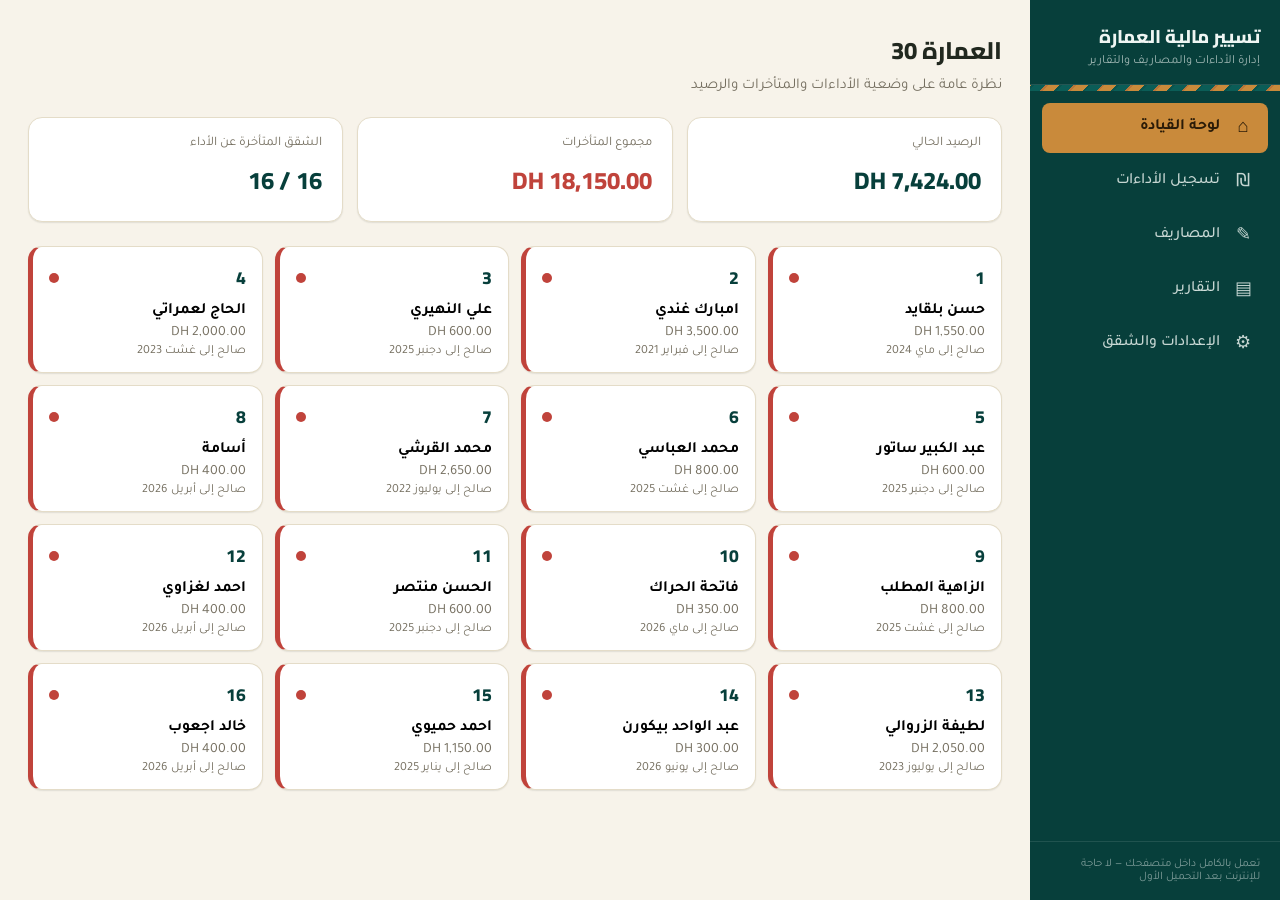
<file: index.html>
<!DOCTYPE html>
<html lang="ar" dir="rtl">
<head>
<meta charset="UTF-8">
<meta name="viewport" content="width=device-width, initial-scale=1.0">
<title>تسيير مالية العمارة</title>
<style>
/* ============================================================
   style.css — design tokens + layout + components + print
   ============================================================ */

@import url('https://fonts.googleapis.com/css2?family=Cairo:wght@500;700;800&family=Tajawal:wght@400;500;700&display=swap');

:root {
  --bg: #F7F3EA;
  --surface: #FFFFFF;
  --ink: #21281F;
  --muted: #756F60;
  --line: #E4DCC8;
  --primary: #0B5D57;
  --primary-dark: #073F3B;
  --primary-tint: #E4F0EE;
  --accent: #C98A3B;
  --accent-tint: #F7ECDA;
  --status-good: #2F8F5B;
  --status-good-tint: #E5F4EC;
  --status-warn: #D98C2B;
  --status-warn-tint: #FBEEDD;
  --status-bad: #C0433B;
  --status-bad-tint: #FBE7E4;
  --radius-sm: 8px;
  --radius-md: 14px;
  --radius-lg: 20px;
  --shadow-sm: 0 1px 2px rgba(33, 40, 31, 0.06), 0 1px 1px rgba(33,40,31,0.04);
  --shadow-md: 0 8px 24px rgba(33, 40, 31, 0.10);
  --sidebar-w: 250px;
}

* { box-sizing: border-box; }

html, body {
  margin: 0;
  padding: 0;
  background: var(--bg);
  color: var(--ink);
  font-family: 'Tajawal', 'Segoe UI', sans-serif;
  direction: rtl;
}

h1, h2, h3, h4, .brand-name, .kpi-value, .apt-number {
  font-family: 'Cairo', 'Tajawal', sans-serif;
}

button, input, select, textarea { font-family: inherit; }

a { color: inherit; }

/* ---------------- app shell ---------------- */
.app-shell {
  display: flex;
  min-height: 100vh;
}

.sidebar {
  width: var(--sidebar-w);
  flex-shrink: 0;
  background: var(--primary-dark);
  color: #EFF6F3;
  display: flex;
  flex-direction: column;
  position: sticky;
  top: 0;
  height: 100vh;
}

.brand {
  padding: 24px 20px 16px;
  border-bottom: 1px solid rgba(255,255,255,0.12);
}
.brand-name { font-size: 1.15rem; font-weight: 800; line-height: 1.4; }
.brand-tag { font-size: 0.78rem; color: rgba(239,246,243,0.65); margin-top: 4px; }

.zellige-strip {
  height: 6px;
  width: 100%;
  background: repeating-linear-gradient(
    -45deg,
    var(--accent) 0 8px,
    #B8763A 8px 10px,
    var(--primary) 10px 18px,
    #0A544E 18px 20px
  );
}

.nav-list {
  list-style: none;
  margin: 0;
  padding: 12px;
  display: flex;
  flex-direction: column;
  gap: 4px;
  flex: 1;
}

.nav-btn {
  display: flex;
  align-items: center;
  gap: 12px;
  width: 100%;
  padding: 12px 14px;
  border: none;
  background: transparent;
  color: rgba(239,246,243,0.82);
  font-size: 0.98rem;
  font-weight: 500;
  border-radius: var(--radius-sm);
  cursor: pointer;
  text-align: right;
  transition: background 0.15s ease, color 0.15s ease;
}
.nav-btn:hover { background: rgba(255,255,255,0.08); color: #fff; }
.nav-btn.active { background: var(--accent); color: #2A1B08; font-weight: 700; }
.nav-icon { font-size: 1.15rem; width: 22px; text-align: center; }

.sidebar-footer {
  padding: 16px 20px;
  font-size: 0.72rem;
  color: rgba(239,246,243,0.5);
  border-top: 1px solid rgba(255,255,255,0.1);
}

.sidebar-overlay {
  display: none;
  position: fixed;
  inset: 0;
  background: rgba(0,0,0,0.4);
  z-index: 40;
}

.app-main {
  flex: 1;
  min-width: 0;
  height: 100vh;
  overflow-y: auto;
}

.topbar {
  display: none;
  align-items: center;
  gap: 12px;
  padding: 14px 16px;
  background: var(--primary-dark);
  color: #fff;
  position: sticky;
  top: 0;
  z-index: 20;
}
.menu-toggle {
  background: none;
  border: none;
  color: #fff;
  font-size: 1.4rem;
  cursor: pointer;
  padding: 4px 8px;
}
.topbar-title { font-family: 'Cairo', sans-serif; font-weight: 800; font-size: 1.05rem; }

.view { display: none; padding: 28px; max-width: 1180px; margin: 0 auto; }
.view.active { display: block; }

.view-header { margin-bottom: 22px; }
.view-header h2 { font-size: 1.5rem; margin: 0 0 4px; font-weight: 800; }
.view-header p { margin: 0; color: var(--muted); font-size: 0.94rem; }

/* ---------------- cards / kpis ---------------- */
.kpi-row {
  display: grid;
  grid-template-columns: repeat(3, 1fr);
  gap: 14px;
  margin-bottom: 24px;
}
.kpi-card {
  background: var(--surface);
  border: 1px solid var(--line);
  border-radius: var(--radius-md);
  padding: 18px 20px;
  box-shadow: var(--shadow-sm);
}
.kpi-label { font-size: 0.82rem; color: var(--muted); margin-bottom: 6px; }
.kpi-value { font-size: 1.5rem; font-weight: 800; color: var(--primary-dark); }
.kpi-card.warn .kpi-value { color: var(--status-bad); }

.apartment-grid {
  display: grid;
  grid-template-columns: repeat(4, 1fr);
  gap: 12px;
}
.apt-card {
  text-align: right;
  background: var(--surface);
  border: 1px solid var(--line);
  border-radius: var(--radius-md);
  padding: 14px 16px;
  cursor: pointer;
  box-shadow: var(--shadow-sm);
  border-inline-end: 5px solid var(--status-good);
  transition: transform 0.12s ease, box-shadow 0.12s ease;
  font-family: inherit;
}
.apt-card:hover { transform: translateY(-2px); box-shadow: var(--shadow-md); }
.apt-card.status-good { border-inline-end-color: var(--status-good); }
.apt-card.status-warn { border-inline-end-color: var(--status-warn); }
.apt-card.status-bad { border-inline-end-color: var(--status-bad); }

.apt-card-top { display: flex; justify-content: space-between; align-items: center; }
.apt-number { font-size: 1.1rem; font-weight: 800; color: var(--primary-dark); }
.apt-status-dot { width: 10px; height: 10px; border-radius: 50%; background: var(--status-good); }
.apt-card.status-warn .apt-status-dot { background: var(--status-warn); }
.apt-card.status-bad .apt-status-dot { background: var(--status-bad); }
.apt-name { font-weight: 700; margin: 8px 0 4px; font-size: 0.98rem; }
.apt-meta { font-size: 0.88rem; color: var(--muted); }
.apt-meta-sub { font-size: 0.78rem; color: var(--muted); margin-top: 2px; }

/* ---------------- forms ---------------- */
.form-card {
  background: var(--surface);
  border: 1px solid var(--line);
  border-radius: var(--radius-md);
  padding: 22px;
  box-shadow: var(--shadow-sm);
  margin-bottom: 20px;
}
.form-grid { display: grid; grid-template-columns: 1fr 1fr; gap: 14px; }
.form-field { display: flex; flex-direction: column; gap: 6px; margin-bottom: 14px; }
.form-field.full { grid-column: 1 / -1; }
.form-field label { font-size: 0.88rem; font-weight: 700; color: var(--ink); }
.form-field input, .form-field select, .form-field textarea {
  padding: 10px 12px;
  border: 1px solid var(--line);
  border-radius: var(--radius-sm);
  font-size: 0.96rem;
  background: #FCFAF5;
  color: var(--ink);
}
.form-field input:focus, .form-field select:focus, .form-field textarea:focus {
  outline: 2px solid var(--primary);
  outline-offset: 1px;
  background: #fff;
}
.hint { color: var(--muted); font-size: 0.85rem; margin: 0; }
.hidden { display: none !important; }

.btn {
  padding: 11px 20px;
  border-radius: var(--radius-sm);
  border: none;
  font-size: 0.96rem;
  font-weight: 700;
  cursor: pointer;
  font-family: inherit;
}
.btn-primary { background: var(--primary); color: #fff; }
.btn-primary:hover { background: var(--primary-dark); }
.btn-secondary { background: var(--surface); color: var(--ink); border: 1px solid var(--line); }
.btn-secondary:hover { background: var(--accent-tint); }
.btn-danger { background: var(--status-bad); color: #fff; }
.btn-link { background: none; border: none; color: var(--primary); cursor: pointer; font-weight: 700; font-size: 0.86rem; padding: 4px 6px; }
.btn-link-danger { color: var(--status-bad); }
.row-actions { display: flex; gap: 4px; flex-wrap: wrap; align-items: center; }

/* preview box on payments page */
.preview-box {
  background: var(--primary-tint);
  border: 1px dashed var(--primary);
  border-radius: var(--radius-sm);
  padding: 14px 16px;
  margin-bottom: 16px;
}
.preview-row { display: flex; justify-content: space-between; padding: 4px 0; font-size: 0.92rem; }
.preview-row.muted { color: var(--muted); }

.receipt-prompt {
  background: var(--status-good-tint);
  border: 1px solid var(--status-good);
  border-radius: var(--radius-md);
  padding: 16px;
  display: flex;
  justify-content: space-between;
  align-items: center;
  gap: 12px;
  margin-bottom: 20px;
  flex-wrap: wrap;
}
.receipt-prompt-text { font-size: 0.92rem; }

/* ---------------- tables ---------------- */
.table-wrap { overflow-x: auto; border: 1px solid var(--line); border-radius: var(--radius-md); background: var(--surface); }
.data-table { width: 100%; border-collapse: collapse; font-size: 0.92rem; }
.data-table th, .data-table td { padding: 10px 12px; text-align: right; border-bottom: 1px solid var(--line); }
.data-table th { background: var(--primary-tint); color: var(--primary-dark); font-weight: 800; font-size: 0.84rem; }
.data-table tbody tr:hover { background: #FBF9F3; }
.empty-cell { text-align: center; color: var(--muted); padding: 22px; }
.notes-cell { color: var(--muted); max-width: 220px; }

.section-card { background: var(--surface); border: 1px solid var(--line); border-radius: var(--radius-md); padding: 20px; margin-bottom: 20px; box-shadow: var(--shadow-sm); }
.section-card h3 { margin: 0 0 12px; font-size: 1.05rem; }
.footer-total { text-align: left; padding: 12px; font-weight: 800; color: var(--primary-dark); }

/* ---------------- modals ---------------- */
.modal-overlay {
  display: none;
  position: fixed;
  inset: 0;
  background: rgba(20, 24, 18, 0.5);
  z-index: 60;
  align-items: center;
  justify-content: center;
  padding: 16px;
}
.modal-overlay.open { display: flex; }
.modal-box {
  background: var(--surface);
  border-radius: var(--radius-lg);
  max-width: 560px;
  width: 100%;
  max-height: 88vh;
  overflow-y: auto;
  padding: 24px;
  position: relative;
  box-shadow: var(--shadow-md);
}
.modal-close { position: absolute; top: 16px; left: 16px; background: none; border: none; font-size: 1.3rem; cursor: pointer; color: var(--muted); }
.modal-head { display: flex; justify-content: space-between; align-items: flex-start; margin-bottom: 16px; gap: 10px;}
.modal-eyebrow { font-size: 0.8rem; color: var(--muted); }
.modal-head h3 { margin: 2px 0 0; font-size: 1.25rem; }
.modal-stats { display: grid; grid-template-columns: repeat(3, 1fr); gap: 10px; margin-bottom: 18px; }
.modal-stats > div { background: var(--bg); border-radius: var(--radius-sm); padding: 10px 12px; }
.modal-stats span { display: block; font-size: 0.76rem; color: var(--muted); margin-bottom: 4px; }
.modal-stats strong { font-size: 1rem; color: var(--primary-dark); }
.modal-sub { font-size: 0.95rem; margin: 18px 0 8px; }
.modal-actions { margin-top: 18px; display: flex; justify-content: flex-end; }

.badge { padding: 5px 12px; border-radius: 999px; font-size: 0.78rem; font-weight: 700; white-space: nowrap; }
.badge.status-good { background: var(--status-good-tint); color: var(--status-good); }
.badge.status-warn { background: var(--status-warn-tint); color: var(--status-warn); }
.badge.status-bad { background: var(--status-bad-tint); color: var(--status-bad); }

.small-modal { max-width: 400px; text-align: center; }
.modal-btn-row { display: flex; gap: 10px; justify-content: center; margin-top: 18px; }

/* ---------------- toasts ---------------- */
.toast-host { position: fixed; bottom: 20px; left: 50%; transform: translateX(-50%); z-index: 80; display: flex; flex-direction: column; gap: 8px; align-items: center; }
.toast {
  background: var(--ink); color: #fff; padding: 12px 18px; border-radius: var(--radius-sm);
  font-size: 0.9rem; opacity: 0; transform: translateY(10px); transition: all 0.25s ease; box-shadow: var(--shadow-md);
  max-width: 90vw;
}
.toast.show { opacity: 1; transform: translateY(0); }
.toast-success { background: var(--status-good); }
.toast-error { background: var(--status-bad); }

/* ---------------- reports summary ---------------- */
.report-controls { display: flex; gap: 12px; align-items: flex-end; flex-wrap: wrap; margin-bottom: 18px; }
.report-controls .form-field { margin-bottom: 0; min-width: 260px; }
.report-preview-frame { background: var(--surface); border: 1px solid var(--line); border-radius: var(--radius-md); padding: 20px; box-shadow: var(--shadow-sm); }

.rp-table { width: 100%; border-collapse: collapse; margin-bottom: 18px; font-size: 0.9rem; }
.rp-table th, .rp-table td { border: 1px solid var(--line); padding: 8px 10px; text-align: center; }
.rp-table th { background: var(--primary-tint); }
.rp-table .rp-name { text-align: right; font-weight: 700; }
.rp-table tfoot td { font-weight: 800; background: var(--accent-tint); }
.rp-status-bad { color: var(--status-bad); font-weight: 700; }
.rp-status-warn { color: var(--status-warn); font-weight: 700; }
.rp-subtitle { margin: 20px 0 10px; font-size: 1rem; }
.rp-empty { color: var(--muted); }
.rp-summary { display: grid; grid-template-columns: repeat(4, 1fr); gap: 10px; margin-top: 10px; }
.rp-summary-item { background: var(--bg); border-radius: var(--radius-sm); padding: 12px; text-align: center; }
.rp-summary-item span { display: block; font-size: 0.78rem; color: var(--muted); margin-bottom: 4px; }
.rp-summary-item strong { font-size: 1.05rem; color: var(--primary-dark); }
.rp-summary-item.rp-balance strong { color: var(--accent); }

.pr-header { text-align: center; margin-bottom: 18px; }
.pr-building { font-family: 'Cairo', sans-serif; font-weight: 800; font-size: 1.1rem; color: var(--primary-dark); }
.pr-title { font-size: 1rem; margin-top: 4px; }

/* ---------------- settings ---------------- */
.settings-grid { display: grid; grid-template-columns: 1fr; gap: 20px; }
.cell-input { width: 100%; padding: 6px 8px; border: 1px solid var(--line); border-radius: 6px; font-family: inherit; background: #FCFAF5; }
.danger-zone { border: 1px solid var(--status-bad); background: var(--status-bad-tint); }
.danger-zone h3 { color: var(--status-bad); }
.backup-actions { display: flex; gap: 12px; flex-wrap: wrap; }
.file-btn { position: relative; overflow: hidden; display: inline-block; }
.file-btn input[type=file] { position: absolute; inset: 0; opacity: 0; cursor: pointer; }

/* ---------------- print area (hidden on screen, shown when printing) ---------------- */
#printArea { display: none; }

@media print {
  body.printing .app-shell { display: none !important; }
  body.printing #printArea { display: block !important; }
  .print-receipt { max-width: 380px; margin: 0 auto; font-family: 'Tajawal', sans-serif; direction: rtl; }
  .pr-row { display: flex; justify-content: space-between; padding: 6px 0; font-size: 0.95rem; }
  .pr-row.pr-strong { font-weight: 800; font-size: 1.05rem; }
  .pr-footer { text-align: center; margin-top: 20px; font-size: 0.85rem; color: #555; }
  .print-report { direction: rtl; font-family: 'Tajawal', sans-serif; }
}

/* ---------------- responsive ---------------- */
@media (max-width: 980px) {
  .kpi-row { grid-template-columns: 1fr; }
  .apartment-grid { grid-template-columns: repeat(2, 1fr); }
  .form-grid { grid-template-columns: 1fr; }
  .modal-stats { grid-template-columns: 1fr; }
  .rp-summary { grid-template-columns: repeat(2, 1fr); }
}

@media (max-width: 760px) {
  .sidebar {
    position: fixed;
    right: 0;
    top: 0;
    transform: translateX(100%);
    z-index: 50;
    transition: transform 0.2s ease;
  }
  .sidebar.open { transform: translateX(0); }
  .sidebar.open ~ .sidebar-overlay { display: block; }
  .topbar { display: flex; }
  .view { padding: 18px 14px; }
  .apartment-grid { grid-template-columns: repeat(2, 1fr); gap: 10px; }
  .report-controls { flex-direction: column; align-items: stretch; }
}

</style>
</head>
<body>

<div class="app-shell">

  <!-- Sidebar -->
  <nav class="sidebar" id="sidebar">
    <div class="brand">
      <div class="brand-name">تسيير مالية العمارة</div>
      <div class="brand-tag">إدارة الأداءات والمصاريف والتقارير</div>
    </div>
    <div class="zellige-strip"></div>
    <ul class="nav-list">
      <li><button class="nav-btn active" data-nav="dashboard"><span class="nav-icon">⌂</span> لوحة القيادة</button></li>
      <li><button class="nav-btn" data-nav="payments"><span class="nav-icon">₪</span> تسجيل الأداءات</button></li>
      <li><button class="nav-btn" data-nav="expenses"><span class="nav-icon">✎</span> المصاريف</button></li>
      <li><button class="nav-btn" data-nav="reports"><span class="nav-icon">▤</span> التقارير</button></li>
      <li><button class="nav-btn" data-nav="settings"><span class="nav-icon">⚙</span> الإعدادات والشقق</button></li>
    </ul>
    <div class="sidebar-footer">تعمل بالكامل داخل متصفحك — لا حاجة للإنترنت بعد التحميل الأول</div>
  </nav>
  <div class="sidebar-overlay" id="sidebarOverlay"></div>

  <div class="app-main" id="appMain">
    <div class="topbar">
      <button class="menu-toggle" id="menuToggle">☰</button>
      <div class="topbar-title">تسيير مالية العمارة</div>
    </div>

    <!-- ===================== DASHBOARD ===================== -->
    <section class="view active" id="view-dashboard">
      <div class="view-header">
        <h2 id="dashBuildingName">العمارة</h2>
        <p>نظرة عامة على وضعية الأداءات والمتأخرات والرصيد</p>
      </div>

      <div class="kpi-row">
        <div class="kpi-card">
          <div class="kpi-label">الرصيد الحالي</div>
          <div class="kpi-value" id="kpiBalance">—</div>
        </div>
        <div class="kpi-card warn">
          <div class="kpi-label">مجموع المتأخرات</div>
          <div class="kpi-value" id="kpiDebt">—</div>
        </div>
        <div class="kpi-card">
          <div class="kpi-label">الشقق المتأخرة عن الأداء</div>
          <div class="kpi-value" id="kpiLate">—</div>
        </div>
      </div>

      <div class="apartment-grid" id="apartmentGrid"></div>
    </section>

    <!-- ===================== PAYMENTS ===================== -->
    <section class="view" id="view-payments">
      <div class="view-header">
        <h2>تسجيل أداء</h2>
        <p>اختر الشقة وأدخل المبلغ المؤدى، وسيتم تحديث المتأخرات وتاريخ صلاحية الوصل تلقائيا</p>
      </div>

      <div class="form-card">
        <form id="paymentForm">
          <div class="form-grid">
            <div class="form-field">
              <label for="paySelectApt">الشقة</label>
              <select id="paySelectApt"></select>
            </div>
            <div class="form-field">
              <label for="payAmount">المبلغ المؤدى (DH)</label>
              <input type="number" id="payAmount" min="1" step="0.01" placeholder="مثال: 100" required>
            </div>
            <div class="form-field">
              <label for="payDate">تاريخ الأداء</label>
              <input type="date" id="payDate" required>
            </div>
            <div class="form-field">
              <label for="payNote">ملاحظة (اختياري)</label>
              <input type="text" id="payNote" placeholder="مثال: أداء نقدي">
            </div>
          </div>

          <div class="preview-box" id="payPreview">
            <p class="hint">أدخل المبلغ لمعاينة أثره على وضعية الشقة</p>
          </div>

          <button type="submit" class="btn btn-primary">تسجيل الأداء</button>
        </form>
      </div>

      <div class="receipt-prompt hidden" id="receiptPrompt"></div>

      <div class="section-card">
        <h3>آخر الأداءات المسجلة</h3>
        <div class="table-wrap">
          <table class="data-table">
            <thead><tr><th>التاريخ</th><th>الشقة</th><th>المبلغ</th><th>الأشهر</th><th></th></tr></thead>
            <tbody id="recentPaymentsBody"></tbody>
          </table>
        </div>
      </div>
    </section>

    <!-- ===================== EXPENSES ===================== -->
    <section class="view" id="view-expenses">
      <div class="view-header">
        <h2>المصاريف</h2>
        <p>سجل مصاريف العمارة، وسيتم احتساب أثرها على الرصيد تلقائيا</p>
      </div>

      <div class="form-card">
        <form id="expenseForm">
          <div class="form-grid">
            <div class="form-field">
              <label for="expCategory">نوع المصروف</label>
              <select id="expCategory"></select>
            </div>
            <div class="form-field hidden" id="expOtherWrap">
              <label for="expOther">تحديد نوع المصروف</label>
              <input type="text" id="expOther" placeholder="اكتب نوع المصروف">
            </div>
            <div class="form-field">
              <label for="expAmount">المبلغ (DH)</label>
              <input type="number" id="expAmount" min="1" step="0.01" required>
            </div>
            <div class="form-field">
              <label for="expDate">التاريخ</label>
              <input type="date" id="expDate" required>
            </div>
            <div class="form-field full">
              <label for="expNotes">ملاحظات (اختياري)</label>
              <textarea id="expNotes" rows="2" placeholder="تفاصيل إضافية"></textarea>
            </div>
          </div>
          <button type="submit" class="btn btn-primary">تسجيل المصروف</button>
        </form>
      </div>

      <div class="section-card">
        <h3>سجل المصاريف</h3>
        <div class="table-wrap">
          <table class="data-table">
            <thead><tr><th>التاريخ</th><th>النوع</th><th>المبلغ</th><th>ملاحظات</th><th></th></tr></thead>
            <tbody id="expensesBody"></tbody>
          </table>
        </div>
        <div class="footer-total">المجموع: <span id="expensesTotal">—</span></div>
      </div>
    </section>

    <!-- ===================== REPORTS ===================== -->
    <section class="view" id="view-reports">
      <div class="view-header">
        <h2>كشوف الحساب الدورية</h2>
        <p>كشف تلقائي كل ستة أشهر، بنفس بنية الكشف المعتمدة سابقا، قابل للطباعة أو الحفظ كملف PDF</p>
      </div>

      <div class="report-controls">
        <div class="form-field">
          <label for="reportPeriod">الفترة</label>
          <select id="reportPeriod"></select>
        </div>
        <button class="btn btn-primary" id="reportPrint">طباعة / حفظ PDF</button>
      </div>

      <div class="report-preview-frame">
        <div id="reportPreviewArea"></div>
      </div>
    </section>

    <!-- ===================== SETTINGS ===================== -->
    <section class="view" id="view-settings">
      <div class="view-header">
        <h2>الإعدادات والشقق</h2>
        <p>تعديل بيانات العمارة والشقق، والنسخ الاحتياطي للبيانات</p>
      </div>

      <div class="settings-grid">
        <div class="section-card">
          <h3>معلومات العمارة</h3>
          <form id="buildingInfoForm">
            <div class="form-grid">
              <div class="form-field">
                <label for="setBuildingName">اسم العمارة</label>
                <input type="text" id="setBuildingName" required>
              </div>
              <div class="form-field">
                <label for="setMonthlyFee">الوجيبة الشهرية (DH)</label>
                <input type="number" id="setMonthlyFee" min="1" required>
              </div>
            </div>
            <button type="submit" class="btn btn-primary">حفظ</button>
          </form>
        </div>

        <div class="section-card">
          <h3>الشقق</h3>
          <div class="table-wrap">
            <table class="data-table">
              <thead><tr><th>رقم</th><th>الاسم</th><th>الوصل صالح إلى غاية (قابل للتعديل)</th><th>المتأخرات</th><th></th></tr></thead>
              <tbody id="aptSettingsBody"></tbody>
            </table>
          </div>
          <div style="margin-top:12px;">
            <button class="btn btn-secondary" id="addAptBtn">+ إضافة شقة</button>
          </div>
        </div>

        <div class="section-card">
          <h3>النسخ الاحتياطي</h3>
          <p class="hint">صدّر نسخة احتياطية بصيغة JSON بشكل دوري، واحتفظ بها في مكان آمن.</p>
          <div class="backup-actions">
            <button class="btn btn-secondary" id="exportBtn">تصدير نسخة احتياطية</button>
            <label class="btn btn-secondary file-btn">
              استيراد نسخة احتياطية
              <input type="file" id="importInput" accept="application/json">
            </label>
          </div>
        </div>

        <div class="section-card danger-zone">
          <h3>منطقة الخطر</h3>
          <p class="hint">حذف جميع البيانات والبدء من جديد بـ 16 شقة فارغة. لا يمكن التراجع عن هذا الإجراء (يُنصح بتصدير نسخة احتياطية أولا).</p>
          <button class="btn btn-danger" id="resetBtn">إعادة تعيين كل البيانات</button>
        </div>
      </div>
    </section>

  </div>
</div>

<!-- Apartment detail modal -->
<div class="modal-overlay" id="aptModal">
  <div class="modal-box">
    <button class="modal-close" data-close-modal="aptModal">×</button>
    <div id="aptModalBody"></div>
  </div>
</div>

<!-- Confirm dialog -->
<div class="modal-overlay" id="confirmModal">
  <div class="modal-box small-modal">
    <p id="confirmMessage"></p>
    <div class="modal-btn-row">
      <button class="btn btn-secondary" data-close-modal="confirmModal">إلغاء</button>
      <button class="btn btn-danger" id="confirmYes">تأكيد</button>
    </div>
  </div>
</div>

<div class="toast-host" id="toastHost"></div>

<!-- Hidden print area, filled at print time -->
<div id="printArea"></div>

<script>
/* ============================================================
   data.js — Data model, persistence, and calculation engine
   ============================================================
   All money math and date math for the building funds ledger
   lives here. No DOM code in this file — keeps it testable.
   ============================================================ */

const STORAGE_KEY = 'imm30_building_data_v1';
const MONTHLY_FEE_DEFAULT = 50;

const EXPENSE_CATEGORIES = [
  'السيدة المنظفة',
  'فاتورة الماء والكهرباء',
  'لوازم التنظيف',
  'إصلاحات',
  'الأنترفون',
  'تنظيف الحديقة',
  'أخرى'
];

/* ---------- month-index helpers ----------
   We represent a month as "YYYY-MM" (string) and as an integer
   index = year*12 + month (1-12) for arithmetic.  */

function monthKeyToIndex(key) {
  const [y, m] = key.split('-').map(Number);
  return y * 12 + (m - 1);
}

function indexToMonthKey(idx) {
  const y = Math.floor(idx / 12);
  const m = (idx % 12) + 1;
  return `${y}-${String(m).padStart(2, '0')}`;
}

function todayMonthKey() {
  const d = new Date();
  return `${d.getFullYear()}-${String(d.getMonth() + 1).padStart(2, '0')}`;
}

function addMonths(key, n) {
  return indexToMonthKey(monthKeyToIndex(key) + n);
}

function monthsBetween(fromKey, toKey) {
  return monthKeyToIndex(toKey) - monthKeyToIndex(fromKey);
}

/* ---------- id generator ---------- */
function makeId(prefix) {
  return `${prefix}_${Date.now().toString(36)}_${Math.random().toString(36).slice(2, 8)}`;
}

/* ---------- seed data ----------
   Migrated from the family's real statement covering
   Jan 2026 - Jun 2026 (report reference month = 2026-06).
   `lastCoveredMonth` = the month up to which dues are settled
   ("receipt valid until"). Debt is always derived from this,
   never stored directly. */

const SEED_REFERENCE_MONTH = '2026-06';

const SEED_APARTMENTS = [
  { number: 1, name: 'حسن بلقايد', lastCoveredMonth: '2024-05', periodPayment: 500 },
  { number: 2, name: 'امبارك غندي', lastCoveredMonth: '2021-02', periodPayment: 0 },
  { number: 3, name: 'علي النهيري', lastCoveredMonth: '2025-12', periodPayment: 0 },
  { number: 4, name: 'الحاج لعمراتي', lastCoveredMonth: '2023-08', periodPayment: 0 },
  { number: 5, name: 'عبد الكبير ساتور', lastCoveredMonth: '2025-12', periodPayment: 200 },
  { number: 6, name: 'محمد العباسي', lastCoveredMonth: '2025-08', periodPayment: 0 },
  { number: 7, name: 'محمد القرشي', lastCoveredMonth: '2022-07', periodPayment: 0 },
  { number: 8, name: 'أسامة', lastCoveredMonth: '2026-04', periodPayment: 1100 },
  { number: 9, name: 'الزاهية المطلب', lastCoveredMonth: '2025-08', periodPayment: 200 },
  { number: 10, name: 'فاتحة الحراك', lastCoveredMonth: '2026-05', periodPayment: 300 },
  { number: 11, name: 'الحسن منتصر', lastCoveredMonth: '2025-12', periodPayment: 0 },
  { number: 12, name: 'احمد لغزاوي', lastCoveredMonth: '2026-04', periodPayment: 200 },
  { number: 13, name: 'لطيفة الزروالي', lastCoveredMonth: '2023-07', periodPayment: 0 },
  { number: 14, name: 'عبد الواحد بيكورن', lastCoveredMonth: '2026-06', periodPayment: 300 },
  { number: 15, name: 'احمد حميوي', lastCoveredMonth: '2025-01', periodPayment: 200 },
  { number: 16, name: 'خالد اجعوب', lastCoveredMonth: '2026-04', periodPayment: 800 }
];

const SEED_EXPENSES = [
  { category: 'السيدة المنظفة', amount: 1920, date: '2026-06-01', notes: 'مصاريف الدورة يناير - يونيو 2026' },
  { category: 'فاتورة الماء والكهرباء', amount: 300, date: '2026-06-01', notes: 'مصاريف الدورة يناير - يونيو 2026' },
  { category: 'لوازم التنظيف', amount: 245, date: '2026-06-01', notes: 'مصاريف الدورة يناير - يونيو 2026' },
  { category: 'إصلاحات', amount: 1700, date: '2026-06-01', notes: 'إصلاح الأنترفون' },
  { category: 'تنظيف الحديقة', amount: 700, date: '2026-06-01', notes: 'مصاريف الدورة يناير - يونيو 2026' }
];

/* Opening balance chosen so that:
   opening + totalSeedPayments - totalSeedExpenses = 7424 (the
   known balance as of the June 2026 statement). */
const SEED_TOTAL_PAYMENTS = SEED_APARTMENTS.reduce((s, a) => s + a.periodPayment, 0); // 3800
const SEED_TOTAL_EXPENSES = SEED_EXPENSES.reduce((s, e) => s + e.amount, 0); // 4865
const SEED_KNOWN_BALANCE = 7424;
const SEED_OPENING_BALANCE = SEED_KNOWN_BALANCE - SEED_TOTAL_PAYMENTS + SEED_TOTAL_EXPENSES;

function buildSeedData() {
  const apartments = SEED_APARTMENTS.map(a => {
    const monthsFromPayment = a.periodPayment > 0 ? Math.floor(a.periodPayment / MONTHLY_FEE_DEFAULT) : 0;
    const apt = {
      id: makeId('apt'),
      number: a.number,
      name: a.name,
      // The month the apartment was covered through BEFORE the seeded
      // payment below is replayed on top of it (kept in sync so future
      // payment deletions still replay to the correct state).
      openingCoveredMonth: addMonths(a.lastCoveredMonth, -monthsFromPayment),
      lastCoveredMonth: a.lastCoveredMonth,
      creditRemainder: 0,
      payments: []
    };
    if (a.periodPayment > 0) {
      apt.payments.push({
        id: makeId('pay'),
        date: `${SEED_REFERENCE_MONTH}-30`,
        amount: a.periodPayment,
        monthsCovered: monthsFromPayment,
        note: 'ترحيل من كشف يناير - يونيو 2026'
      });
    }
    return apt;
  });

  const expenses = SEED_EXPENSES.map(e => ({
    id: makeId('exp'),
    category: e.category,
    amount: e.amount,
    date: e.date,
    notes: e.notes
  }));

  return {
    meta: {
      buildingName: 'العمارة 30',
      monthlyFee: MONTHLY_FEE_DEFAULT,
      currency: 'DH',
      openingBalance: SEED_OPENING_BALANCE,
      openingBalanceDate: '2026-01-01',
      createdAt: new Date().toISOString(),
      setupComplete: true
    },
    apartments,
    expenses
  };
}

/* ---------- persistence ---------- */

function loadData() {
  const raw = localStorage.getItem(STORAGE_KEY);
  if (!raw) return null;
  try {
    return JSON.parse(raw);
  } catch (e) {
    console.error('Failed to parse stored data', e);
    return null;
  }
}

function saveData(data) {
  localStorage.setItem(STORAGE_KEY, JSON.stringify(data));
}

function ensureData() {
  let data = loadData();
  if (!data) {
    data = buildSeedData();
    saveData(data);
  }
  return data;
}

function resetToBlank(buildingName, apartmentCount) {
  const now = todayMonthKey();
  const apartments = [];
  for (let i = 1; i <= apartmentCount; i++) {
    apartments.push({
      id: makeId('apt'),
      number: i,
      name: `الشقة ${i}`,
      openingCoveredMonth: now,
      lastCoveredMonth: now,
      creditRemainder: 0,
      payments: []
    });
  }
  const data = {
    meta: {
      buildingName: buildingName || 'العمارة',
      monthlyFee: MONTHLY_FEE_DEFAULT,
      currency: 'DH',
      openingBalance: 0,
      openingBalanceDate: `${now}-01`,
      createdAt: new Date().toISOString(),
      setupComplete: true
    },
    apartments,
    expenses: []
  };
  saveData(data);
  return data;
}

/* ---------- calculation engine ---------- */

/** Debt in months for an apartment, as of a reference month (default: today). */
function debtMonths(apt, refMonthKey, data) {
  const ref = refMonthKey || todayMonthKey();
  const months = monthsBetween(apt.lastCoveredMonth, ref);
  return Math.max(0, months);
}

function debtAmount(apt, refMonthKey, data) {
  const fee = data.meta.monthlyFee || MONTHLY_FEE_DEFAULT;
  return debtMonths(apt, refMonthKey, data) * fee;
}

/** Status: 'good' | 'warn' | 'bad' based on months owed. */
function apartmentStatus(apt, refMonthKey, data) {
  const m = debtMonths(apt, refMonthKey, data);
  if (m === 0) return 'good';
  if (m <= 2) return 'warn';
  return 'bad';
}

function totalPaidByApartment(apt) {
  return apt.payments.reduce((s, p) => s + p.amount, 0);
}

/** Recomputes an apartment's lastCoveredMonth and creditRemainder by
 *  replaying every payment, in date order, starting from its
 *  openingCoveredMonth (the state before any recorded payment). This is
 *  what makes deleting an arbitrary past payment safe: we don't patch
 *  lastCoveredMonth incrementally, we rebuild it from scratch every time
 *  the payment list changes. */
function recomputeApartment(apt, data) {
  const fee = data.meta.monthlyFee || MONTHLY_FEE_DEFAULT;
  if (!apt.openingCoveredMonth) apt.openingCoveredMonth = apt.lastCoveredMonth;

  const ordered = apt.payments.slice().sort((a, b) => (a.date < b.date ? -1 : a.date > b.date ? 1 : 0));

  let covered = apt.openingCoveredMonth;
  let credit = 0;
  ordered.forEach(p => {
    const totalAvailable = credit + p.amount;
    const monthsCovered = Math.floor(totalAvailable / fee);
    credit = round2(totalAvailable - monthsCovered * fee);
    covered = addMonths(covered, monthsCovered);
    p.monthsCovered = monthsCovered;
  });

  apt.lastCoveredMonth = covered;
  apt.creditRemainder = credit;
}

/** Apply a payment: pays off debt first (by advancing lastCoveredMonth),
 *  any remainder that doesn't make a full month is kept as credit and
 *  combined with the next payment. Returns a summary of what happened. */
function recordPayment(data, apartmentId, amount, date, note) {
  const apt = data.apartments.find(a => a.id === apartmentId);
  if (!apt) throw new Error('Apartment not found');

  const beforeMonth = apt.lastCoveredMonth;
  const payment = {
    id: makeId('pay'),
    date: date || new Date().toISOString().slice(0, 10),
    amount: round2(amount),
    monthsCovered: 0,
    note: note || ''
  };
  apt.payments.push(payment);
  recomputeApartment(apt, data);

  return {
    payment,
    monthsCovered: payment.monthsCovered,
    fromMonth: beforeMonth,
    toMonth: apt.lastCoveredMonth,
    remainderCredit: apt.creditRemainder
  };
}

/** Removes a payment and rebuilds the apartment's debt state from
 *  scratch, so deleting an old payment correctly ripples forward
 *  through every payment recorded after it. */
function deletePayment(data, apartmentId, paymentId) {
  const apt = data.apartments.find(a => a.id === apartmentId);
  if (!apt) throw new Error('Apartment not found');
  apt.payments = apt.payments.filter(p => p.id !== paymentId);
  recomputeApartment(apt, data);
  return apt;
}

/** Manually set an apartment's "receipt valid until" month from Settings.
 *  Shifts openingCoveredMonth by the same delta so that replaying the
 *  existing payment history still lands on this corrected value — the
 *  override survives future payment deletions instead of being lost. */
function setLastCoveredMonth(data, apartmentId, newMonthKey) {
  const apt = data.apartments.find(a => a.id === apartmentId);
  if (!apt) throw new Error('Apartment not found');
  if (!apt.openingCoveredMonth) apt.openingCoveredMonth = apt.lastCoveredMonth;
  const delta = monthsBetween(apt.lastCoveredMonth, newMonthKey);
  apt.openingCoveredMonth = addMonths(apt.openingCoveredMonth, delta);
  recomputeApartment(apt, data);
}

function addExpense(data, category, amount, date, notes) {
  const exp = {
    id: makeId('exp'),
    category,
    amount: round2(amount),
    date: date || new Date().toISOString().slice(0, 10),
    notes: notes || ''
  };
  data.expenses.push(exp);
  return exp;
}

function totalExpenses(data, fromDate, toDate) {
  return data.expenses
    .filter(e => inRange(e.date, fromDate, toDate))
    .reduce((s, e) => s + e.amount, 0);
}

function totalPayments(data, fromDate, toDate) {
  let sum = 0;
  data.apartments.forEach(a => {
    a.payments.forEach(p => {
      if (inRange(p.date, fromDate, toDate)) sum += p.amount;
    });
  });
  return sum;
}

function inRange(dateStr, fromDate, toDate) {
  if (!fromDate && !toDate) return true;
  const d = dateStr;
  if (fromDate && d < fromDate) return false;
  if (toDate && d > toDate) return false;
  return true;
}

/** Current overall balance = opening balance + all payments ever - all expenses ever. */
function currentBalance(data) {
  const allPayments = data.apartments.reduce((s, a) => s + totalPaidByApartment(a), 0);
  const allExpenses = data.expenses.reduce((s, e) => s + e.amount, 0);
  return round2(data.meta.openingBalance + allPayments - allExpenses);
}

/** Balance at the end of a given period (for six-month reports), assuming
 *  chronological entry of payments/expenses. */
function balanceAsOf(data, throughDate) {
  const paymentsSum = data.apartments.reduce((sum, a) => {
    return sum + a.payments.filter(p => p.date <= throughDate).reduce((s, p) => s + p.amount, 0);
  }, 0);
  const expensesSum = data.expenses.filter(e => e.date <= throughDate).reduce((s, e) => s + e.amount, 0);
  return round2(data.meta.openingBalance + paymentsSum - expensesSum);
}

function totalOutstandingDebt(data, refMonthKey) {
  return data.apartments.reduce((s, a) => s + debtAmount(a, refMonthKey, data), 0);
}

function round2(n) {
  return Math.round((Number(n) + Number.EPSILON) * 100) / 100;
}

/* ---------- six-month period helpers ---------- */

/** Given a date (default today), returns the "natural" half-year period
 *  it falls in: {startKey, endKey, label} using Jan-Jun / Jul-Dec. */
function currentHalfYearPeriod(refDate) {
  const d = refDate ? new Date(refDate) : new Date();
  const y = d.getFullYear();
  const half = d.getMonth() < 6 ? 1 : 2;
  return halfYearPeriod(y, half);
}

function halfYearPeriod(year, half) {
  if (half === 1) {
    return { startKey: `${year}-01`, endKey: `${year}-06`, startDate: `${year}-01-01`, endDate: `${year}-06-30` };
  }
  return { startKey: `${year}-07`, endKey: `${year}-12`, startDate: `${year}-07-01`, endDate: `${year}-12-31` };
}

/* Export a global namespace (no bundler/module system, keep it simple for
   GitHub Pages: plain <script> tags). */
window.DB = {
  STORAGE_KEY,
  MONTHLY_FEE_DEFAULT,
  EXPENSE_CATEGORIES,
  monthKeyToIndex,
  indexToMonthKey,
  todayMonthKey,
  addMonths,
  monthsBetween,
  makeId,
  loadData,
  saveData,
  ensureData,
  resetToBlank,
  buildSeedData,
  debtMonths,
  debtAmount,
  apartmentStatus,
  totalPaidByApartment,
  recomputeApartment,
  recordPayment,
  deletePayment,
  setLastCoveredMonth,
  addExpense,
  totalExpenses,
  totalPayments,
  currentBalance,
  balanceAsOf,
  totalOutstandingDebt,
  round2,
  currentHalfYearPeriod,
  halfYearPeriod,
  inRange
};


/* ============================================================
   utils.js — formatting helpers (Arabic month names, currency,
   dates). Kept separate from data.js so it can change freely
   without touching calculation logic.
   ============================================================ */

const ARABIC_MONTHS = [
  'يناير', 'فبراير', 'مارس', 'أبريل', 'ماي', 'يونيو',
  'يوليوز', 'غشت', 'شتنبر', 'أكتوبر', 'نونبر', 'دجنبر'
];

function formatMonthKey(key) {
  if (!key) return '—';
  const [y, m] = key.split('-').map(Number);
  return `${ARABIC_MONTHS[m - 1]} ${y}`;
}

function formatDate(dateStr) {
  if (!dateStr) return '—';
  const [y, m, d] = dateStr.split('-').map(Number);
  return `${d} ${ARABIC_MONTHS[m - 1]} ${y}`;
}

function formatMoney(n) {
  const num = Number(n) || 0;
  return num.toLocaleString('en-US', { minimumFractionDigits: 2, maximumFractionDigits: 2 });
}

function todayISO() {
  const d = new Date();
  return `${d.getFullYear()}-${String(d.getMonth() + 1).padStart(2, '0')}-${String(d.getDate()).padStart(2, '0')}`;
}

function statusLabel(status) {
  return { good: 'في الوضعية', warn: 'متأخر قليلا', bad: 'متأخر بشكل كبير' }[status] || status;
}

function statusColorVar(status) {
  return { good: 'var(--status-good)', warn: 'var(--status-warn)', bad: 'var(--status-bad)' }[status] || 'var(--muted)';
}

window.UTIL = {
  ARABIC_MONTHS,
  formatMonthKey,
  formatDate,
  formatMoney,
  todayISO,
  statusLabel,
  statusColorVar
};


/* ============================================================
   print-templates.js — builds the HTML markup for the printable
   receipt and six-month report. Rendered into #printArea and
   sent to window.print() (browser's own "Save as PDF" handles
   the PDF export — no external PDF library needed, and it
   renders Arabic correctly since the browser does the shaping).
   ============================================================ */

function receiptHTML(data, apt, payment) {
  const fee = data.meta.monthlyFee;
  const months = payment.monthsCovered;
  return `
    <div class="print-receipt">
      <div class="pr-header">
        <div class="pr-building">${escapeHTML(data.meta.buildingName)}</div>
        <div class="pr-title">وصل أداء واجبات السكن</div>
      </div>
      <div class="pr-row"><span>رقم الوصل</span><span>${escapeHTML(payment.id.slice(-8))}</span></div>
      <div class="pr-row"><span>تاريخ الأداء</span><span>${UTIL.formatDate(payment.date)}</span></div>
      <hr/>
      <div class="pr-row"><span>رقم الشقة</span><span>${apt.number}</span></div>
      <div class="pr-row"><span>اسم الساكن</span><span>${escapeHTML(apt.name)}</span></div>
      <hr/>
      <div class="pr-row"><span>المبلغ المؤدى</span><span>${UTIL.formatMoney(payment.amount)} ${data.meta.currency}</span></div>
      <div class="pr-row"><span>عدد الأشهر المغطاة</span><span>${months} ${months === 1 ? 'شهر' : 'أشهر'}</span></div>
      <div class="pr-row"><span>الوجيبة الشهرية</span><span>${UTIL.formatMoney(fee)} ${data.meta.currency}</span></div>
      <hr/>
      <div class="pr-row pr-strong"><span>الوصل صالح إلى غاية</span><span>${UTIL.formatMonthKey(apt.lastCoveredMonth)}</span></div>
      <div class="pr-row"><span>المتأخرات الحالية</span><span>${UTIL.formatMoney(DB.debtAmount(apt, DB.todayMonthKey(), data))} ${data.meta.currency}</span></div>
      <div class="pr-footer">شكرا لتعاونكم في تسيير شؤون العمارة</div>
    </div>
  `;
}

function reportHTML(data, period) {
  const { startDate, endDate, startKey, endKey } = period;
  const refMonth = endKey;

  const rows = data.apartments
    .slice()
    .sort((a, b) => a.number - b.number)
    .map(apt => {
      const periodPaid = apt.payments
        .filter(p => DB.inRange(p.date, startDate, endDate))
        .reduce((s, p) => s + p.amount, 0);
      const debt = DB.debtAmount(apt, refMonth, data);
      const status = DB.apartmentStatus(apt, refMonth, data);
      return `
        <tr>
          <td>${apt.number}</td>
          <td class="rp-name">${escapeHTML(apt.name)}</td>
          <td>${periodPaid ? UTIL.formatMoney(periodPaid) : '-'}</td>
          <td>${UTIL.formatMonthKey(apt.lastCoveredMonth)}</td>
          <td class="rp-status rp-status-${status}">${debt ? UTIL.formatMoney(debt) : '-'}</td>
        </tr>`;
    }).join('');

  const totalPayments = DB.totalPayments(data, startDate, endDate);
  const totalExpenses = DB.totalExpenses(data, startDate, endDate);
  const totalDebt = DB.totalOutstandingDebt(data, refMonth);
  const balance = DB.balanceAsOf(data, endDate);

  const periodExpenses = data.expenses.filter(e => DB.inRange(e.date, startDate, endDate));
  const byCategory = {};
  periodExpenses.forEach(e => { byCategory[e.category] = (byCategory[e.category] || 0) + e.amount; });
  const expenseRows = Object.keys(byCategory).map(cat =>
    `<tr><td class="rp-name">${escapeHTML(cat)}</td><td>${UTIL.formatMoney(byCategory[cat])}</td></tr>`
  ).join('') || `<tr><td colspan="2" class="rp-empty">لا توجد مصاريف مسجلة في هذه الفترة</td></tr>`;

  return `
    <div class="print-report">
      <div class="pr-header">
        <div class="pr-building">${escapeHTML(data.meta.buildingName)}</div>
        <div class="pr-title">كشف حساب من ${UTIL.formatMonthKey(startKey)} إلى غاية ${UTIL.formatMonthKey(endKey)}</div>
      </div>

      <table class="rp-table">
        <thead>
          <tr>
            <th>رقم</th>
            <th>الاسم</th>
            <th>الأداء خلال الفترة</th>
            <th>الوصل صالح إلى غاية</th>
            <th>المتأخرات</th>
          </tr>
        </thead>
        <tbody>${rows}</tbody>
        <tfoot>
          <tr>
            <td colspan="2">المجموع</td>
            <td>${UTIL.formatMoney(totalPayments)}</td>
            <td></td>
            <td>${UTIL.formatMoney(totalDebt)}</td>
          </tr>
        </tfoot>
      </table>

      <h3 class="rp-subtitle">المصاريف</h3>
      <table class="rp-table rp-expenses">
        <thead><tr><th>نوع المصاريف</th><th>المبلغ</th></tr></thead>
        <tbody>${expenseRows}</tbody>
        <tfoot><tr><td>المجموع</td><td>${UTIL.formatMoney(totalExpenses)}</td></tr></tfoot>
      </table>

      <div class="rp-summary">
        <div class="rp-summary-item"><span>مجموع الأداءات</span><strong>${UTIL.formatMoney(totalPayments)} ${data.meta.currency}</strong></div>
        <div class="rp-summary-item"><span>مجموع المصاريف</span><strong>${UTIL.formatMoney(totalExpenses)} ${data.meta.currency}</strong></div>
        <div class="rp-summary-item"><span>مجموع المتأخرات</span><strong>${UTIL.formatMoney(totalDebt)} ${data.meta.currency}</strong></div>
        <div class="rp-summary-item rp-balance"><span>الرصيد الحالي</span><strong>${UTIL.formatMoney(balance)} ${data.meta.currency}</strong></div>
      </div>
    </div>
  `;
}

function escapeHTML(str) {
  const div = document.createElement('div');
  div.textContent = String(str);
  return div.innerHTML;
}

function printHTML(html) {
  const area = document.getElementById('printArea');
  area.innerHTML = html;
  document.body.classList.add('printing');
  window.print();
  setTimeout(() => document.body.classList.remove('printing'), 300);
}

window.PRINT = { receiptHTML, reportHTML, printHTML };


/* ============================================================
   app.js — views, rendering, and events. Talks to window.DB for
   data/calculations, window.UTIL for formatting, window.PRINT
   for receipt/report generation.
   ============================================================ */

let DATA = null;
let currentView = 'dashboard';
let lastPaymentForReceipt = null; // {aptId, paymentId}

/* ---------------- boot ---------------- */
document.addEventListener('DOMContentLoaded', () => {
  DATA = DB.ensureData();
  wireNav();
  wireModals();
  renderAll();
  showView('dashboard');
});

function persist() {
  DB.saveData(DATA);
}

function renderAll() {
  renderDashboard();
  renderPaymentsView();
  renderExpensesView();
  renderReportsView();
  renderSettingsView();
}

/* ---------------- navigation ---------------- */
function wireNav() {
  document.querySelectorAll('[data-nav]').forEach(btn => {
    btn.addEventListener('click', () => showView(btn.getAttribute('data-nav')));
  });
  document.getElementById('menuToggle').addEventListener('click', () => {
    document.getElementById('sidebar').classList.toggle('open');
  });
  document.getElementById('sidebarOverlay').addEventListener('click', () => {
    document.getElementById('sidebar').classList.remove('open');
  });
}

function showView(name) {
  currentView = name;
  document.querySelectorAll('.view').forEach(v => v.classList.remove('active'));
  document.getElementById('view-' + name).classList.add('active');
  document.querySelectorAll('[data-nav]').forEach(b => {
    b.classList.toggle('active', b.getAttribute('data-nav') === name);
  });
  document.getElementById('sidebar').classList.remove('open');
  document.getElementById('appMain').scrollTop = 0;
  if (name === 'dashboard') renderDashboard();
  if (name === 'payments') renderPaymentsView();
  if (name === 'expenses') renderExpensesView();
  if (name === 'reports') renderReportsView();
  if (name === 'settings') renderSettingsView();
}

/* ================================================================
   DASHBOARD
   ================================================================ */
function renderDashboard() {
  const ref = DB.todayMonthKey();
  const balance = DB.currentBalance(DATA);
  const totalDebt = DB.totalOutstandingDebt(DATA, ref);
  const badCount = DATA.apartments.filter(a => DB.apartmentStatus(a, ref, DATA) !== 'good').length;

  document.getElementById('kpiBalance').textContent = UTIL.formatMoney(balance) + ' ' + DATA.meta.currency;
  document.getElementById('kpiDebt').textContent = UTIL.formatMoney(totalDebt) + ' ' + DATA.meta.currency;
  document.getElementById('kpiLate').textContent = badCount + ' / ' + DATA.apartments.length;
  document.getElementById('dashBuildingName').textContent = DATA.meta.buildingName;

  const grid = document.getElementById('apartmentGrid');
  grid.innerHTML = DATA.apartments
    .slice()
    .sort((a, b) => a.number - b.number)
    .map(apt => {
      const status = DB.apartmentStatus(apt, ref, DATA);
      const debt = DB.debtAmount(apt, ref, DATA);
      return `
        <button class="apt-card status-${status}" data-apt-id="${apt.id}">
          <div class="apt-card-top">
            <span class="apt-number">${apt.number}</span>
            <span class="apt-status-dot"></span>
          </div>
          <div class="apt-name">${escapeAttr(apt.name)}</div>
          <div class="apt-meta">
            <span>${debt > 0 ? UTIL.formatMoney(debt) + ' ' + DATA.meta.currency : 'لا متأخرات'}</span>
          </div>
          <div class="apt-meta-sub">صالح إلى ${UTIL.formatMonthKey(apt.lastCoveredMonth)}</div>
        </button>`;
    }).join('');

  grid.querySelectorAll('.apt-card').forEach(card => {
    card.addEventListener('click', () => openApartmentModal(card.getAttribute('data-apt-id')));
  });
}

/* ================================================================
   APARTMENT DETAIL MODAL
   ================================================================ */
function openApartmentModal(aptId) {
  const apt = DATA.apartments.find(a => a.id === aptId);
  if (!apt) return;
  const ref = DB.todayMonthKey();
  const debt = DB.debtAmount(apt, ref, DATA);
  const status = DB.apartmentStatus(apt, ref, DATA);
  const totalPaid = DB.totalPaidByApartment(apt);

  const body = document.getElementById('aptModalBody');
  body.innerHTML = `
    <div class="modal-head">
      <div>
        <div class="modal-eyebrow">الشقة رقم ${apt.number}</div>
        <h3>${escapeAttr(apt.name)}</h3>
      </div>
      <span class="badge status-${status}">${UTIL.statusLabel(status)}</span>
    </div>
    <div class="modal-stats">
      <div><span>المتأخرات الحالية</span><strong>${UTIL.formatMoney(debt)} ${DATA.meta.currency}</strong></div>
      <div><span>الوصل صالح إلى غاية</span><strong>${UTIL.formatMonthKey(apt.lastCoveredMonth)}</strong></div>
      <div><span>مجموع ما تم أداؤه</span><strong>${UTIL.formatMoney(totalPaid)} ${DATA.meta.currency}</strong></div>
    </div>
    <h4 class="modal-sub">سجل الأداءات</h4>
    <div class="table-wrap">
      <table class="data-table">
        <thead><tr><th>التاريخ</th><th>المبلغ</th><th>الأشهر</th><th></th></tr></thead>
        <tbody>
          ${apt.payments.slice().reverse().map(p => `
            <tr>
              <td>${UTIL.formatDate(p.date)}</td>
              <td>${UTIL.formatMoney(p.amount)}</td>
              <td>${p.monthsCovered}</td>
              <td class="row-actions">
                <button class="btn-link" data-print-receipt="${p.id}">طباعة الوصل</button>
                <button class="btn-link btn-link-danger" data-del-receipt="${p.id}">حذف</button>
              </td>
            </tr>`).join('') || '<tr><td colspan="4" class="empty-cell">لا توجد أداءات مسجلة بعد</td></tr>'}
        </tbody>
      </table>
    </div>
    <div class="modal-actions">
      <button class="btn btn-primary" id="modalRecordPayment">تسجيل أداء لهذه الشقة</button>
    </div>
  `;

  body.querySelectorAll('[data-print-receipt]').forEach(btn => {
    btn.addEventListener('click', () => {
      const payment = apt.payments.find(p => p.id === btn.getAttribute('data-print-receipt'));
      PRINT.printHTML(PRINT.receiptHTML(DATA, apt, payment));
    });
  });
  body.querySelectorAll('[data-del-receipt]').forEach(btn => {
    btn.addEventListener('click', () => {
      const paymentId = btn.getAttribute('data-del-receipt');
      closeModal('aptModal');
      deletePaymentWithConfirm(apt.id, paymentId);
    });
  });
  document.getElementById('modalRecordPayment').addEventListener('click', () => {
    closeModal('aptModal');
    showView('payments');
    document.getElementById('paySelectApt').value = apt.id;
  });

  openModal('aptModal');
}

/* ================================================================
   PAYMENTS VIEW
   ================================================================ */
function renderPaymentsView() {
  const select = document.getElementById('paySelectApt');
  const ref = DB.todayMonthKey();
  select.innerHTML = DATA.apartments
    .slice()
    .sort((a, b) => a.number - b.number)
    .map(a => {
      const debt = DB.debtAmount(a, ref, DATA);
      return `<option value="${a.id}">شقة ${a.number} — ${escapeAttr(a.name)}${debt ? ' (متأخرات ' + UTIL.formatMoney(debt) + ')' : ''}</option>`;
    }).join('');

  document.getElementById('payDate').value = UTIL.todayISO();
  renderPaymentPreview();
  renderRecentPayments();
}

function renderPaymentPreview() {
  const aptId = document.getElementById('paySelectApt').value;
  const amount = Number(document.getElementById('payAmount').value) || 0;
  const box = document.getElementById('payPreview');
  const apt = DATA.apartments.find(a => a.id === aptId);
  if (!apt || amount <= 0) {
    box.innerHTML = '<p class="hint">أدخل المبلغ لمعاينة أثره على وضعية الشقة</p>';
    return;
  }
  const fee = DATA.meta.monthlyFee;
  const totalAvailable = (apt.creditRemainder || 0) + amount;
  const months = Math.floor(totalAvailable / fee);
  const newLastCovered = DB.addMonths(apt.lastCoveredMonth, months);
  const remainder = totalAvailable - months * fee;
  const debtNow = DB.debtAmount(apt, DB.todayMonthKey(), DATA);

  box.innerHTML = `
    <div class="preview-row"><span>المتأخرات الحالية</span><strong>${UTIL.formatMoney(debtNow)} ${DATA.meta.currency}</strong></div>
    <div class="preview-row"><span>عدد الأشهر التي سيغطيها هذا المبلغ</span><strong>${months}</strong></div>
    <div class="preview-row"><span>الوصل سيصبح صالحا إلى غاية</span><strong>${UTIL.formatMonthKey(newLastCovered)}</strong></div>
    ${remainder > 0 ? `<div class="preview-row muted"><span>رصيد متبقٍ يُرحّل للأداء القادم</span><strong>${UTIL.formatMoney(remainder)} ${DATA.meta.currency}</strong></div>` : ''}
  `;
}

function renderRecentPayments() {
  const all = [];
  DATA.apartments.forEach(a => a.payments.forEach(p => all.push({ apt: a, payment: p })));
  all.sort((x, y) => y.payment.date.localeCompare(x.payment.date));
  const tbody = document.getElementById('recentPaymentsBody');
  tbody.innerHTML = all.slice(0, 12).map(({ apt, payment }) => `
    <tr>
      <td>${UTIL.formatDate(payment.date)}</td>
      <td>شقة ${apt.number} — ${escapeAttr(apt.name)}</td>
      <td>${UTIL.formatMoney(payment.amount)}</td>
      <td>${payment.monthsCovered}</td>
      <td class="row-actions">
        <button class="btn-link" data-print-recent="${apt.id}|${payment.id}">طباعة الوصل</button>
        <button class="btn-link btn-link-danger" data-del-recent="${apt.id}|${payment.id}">حذف</button>
      </td>
    </tr>
  `).join('') || `<tr><td colspan="5" class="empty-cell">لم يتم تسجيل أي أداء بعد</td></tr>`;

  tbody.querySelectorAll('[data-print-recent]').forEach(btn => {
    btn.addEventListener('click', () => {
      const [aptId, payId] = btn.getAttribute('data-print-recent').split('|');
      const apt = DATA.apartments.find(a => a.id === aptId);
      const payment = apt.payments.find(p => p.id === payId);
      PRINT.printHTML(PRINT.receiptHTML(DATA, apt, payment));
    });
  });

  tbody.querySelectorAll('[data-del-recent]').forEach(btn => {
    btn.addEventListener('click', () => {
      const [aptId, payId] = btn.getAttribute('data-del-recent').split('|');
      deletePaymentWithConfirm(aptId, payId);
    });
  });
}

/** Shared delete flow used from both the payments list and the apartment
 *  detail modal. Warns clearly since removing an older payment can shift
 *  "receipt valid until" for every payment recorded after it. */
function deletePaymentWithConfirm(aptId, paymentId) {
  const apt = DATA.apartments.find(a => a.id === aptId);
  const payment = apt.payments.find(p => p.id === paymentId);
  if (!apt || !payment) return;
  const isLatest = apt.payments.slice().sort((a, b) => a.date < b.date ? -1 : a.date > b.date ? 1 : 0).at(-1).id === paymentId;
  const msg = isLatest
    ? `حذف أداء بمبلغ ${UTIL.formatMoney(payment.amount)} ${DATA.meta.currency} لشقة ${apt.number} — ${escapeAttr(apt.name)}؟ سيتم تحديث المتأخرات وتاريخ صلاحية الوصل تلقائيا.`
    : `تنبيه: هذا الأداء ليس الأخير لهذه الشقة. حذفه سيُعيد احتساب تاريخ صلاحية الوصل لكل الأداءات اللاحقة له. متابعة؟`;
  confirmDialog(msg, () => {
    DB.deletePayment(DATA, aptId, paymentId);
    persist();
    toast('تم حذف الأداء وتحديث وضعية الشقة', 'success');
    renderDashboard();
    renderPaymentsView();
  });
}

function wirePaymentsForm() {
  document.getElementById('paySelectApt').addEventListener('change', renderPaymentPreview);
  document.getElementById('payAmount').addEventListener('input', renderPaymentPreview);

  document.getElementById('paymentForm').addEventListener('submit', e => {
    e.preventDefault();
    const aptId = document.getElementById('paySelectApt').value;
    const amount = Number(document.getElementById('payAmount').value);
    const date = document.getElementById('payDate').value || UTIL.todayISO();
    const note = document.getElementById('payNote').value.trim();
    if (!aptId || !amount || amount <= 0) {
      toast('الرجاء اختيار الشقة وإدخال مبلغ صحيح', 'error');
      return;
    }
    const result = DB.recordPayment(DATA, aptId, amount, date, note);
    persist();
    const apt = DATA.apartments.find(a => a.id === aptId);
    lastPaymentForReceipt = { aptId, paymentId: result.payment.id };

    toast(`تم تسجيل الأداء. الوصل صالح الآن إلى غاية ${UTIL.formatMonthKey(result.toMonth)}`, 'success');
    document.getElementById('paymentForm').reset();
    document.getElementById('payDate').value = UTIL.todayISO();

    showReceiptPrompt(apt, result.payment);

    renderDashboard();
    renderPaymentsView();
  });
}

function showReceiptPrompt(apt, payment) {
  const box = document.getElementById('receiptPrompt');
  box.classList.remove('hidden');
  box.innerHTML = `
    <div class="receipt-prompt-text">
      تم تسجيل أداء بمبلغ ${UTIL.formatMoney(payment.amount)} ${DATA.meta.currency} لفائدة شقة ${apt.number} — ${escapeAttr(apt.name)}.
    </div>
    <button class="btn btn-primary" id="printLastReceipt">طباعة / حفظ الوصل PDF</button>
  `;
  document.getElementById('printLastReceipt').addEventListener('click', () => {
    PRINT.printHTML(PRINT.receiptHTML(DATA, apt, payment));
  });
}

/* ================================================================
   EXPENSES VIEW
   ================================================================ */
function renderExpensesView() {
  const catSelect = document.getElementById('expCategory');
  catSelect.innerHTML = DB.EXPENSE_CATEGORIES.map(c => `<option value="${c}">${c}</option>`).join('');
  document.getElementById('expDate').value = UTIL.todayISO();
  renderExpensesTable();
}

function renderExpensesTable() {
  const tbody = document.getElementById('expensesBody');
  const sorted = DATA.expenses.slice().sort((a, b) => b.date.localeCompare(a.date));
  tbody.innerHTML = sorted.map(e => `
    <tr>
      <td>${UTIL.formatDate(e.date)}</td>
      <td>${escapeAttr(e.category)}</td>
      <td>${UTIL.formatMoney(e.amount)}</td>
      <td class="notes-cell">${escapeAttr(e.notes || '—')}</td>
      <td><button class="btn-link btn-link-danger" data-del-exp="${e.id}">حذف</button></td>
    </tr>
  `).join('') || `<tr><td colspan="5" class="empty-cell">لا توجد مصاريف مسجلة</td></tr>`;

  const total = DATA.expenses.reduce((s, e) => s + e.amount, 0);
  document.getElementById('expensesTotal').textContent = UTIL.formatMoney(total) + ' ' + DATA.meta.currency;

  tbody.querySelectorAll('[data-del-exp]').forEach(btn => {
    btn.addEventListener('click', () => {
      const id = btn.getAttribute('data-del-exp');
      confirmDialog('حذف هذا المصروف؟', () => {
        DATA.expenses = DATA.expenses.filter(e => e.id !== id);
        persist();
        renderExpensesTable();
        renderDashboard();
      });
    });
  });
}

function wireExpensesForm() {
  document.getElementById('expCategory').addEventListener('change', () => {
    const isOther = document.getElementById('expCategory').value === 'أخرى';
    document.getElementById('expOtherWrap').classList.toggle('hidden', !isOther);
  });

  document.getElementById('expenseForm').addEventListener('submit', e => {
    e.preventDefault();
    let category = document.getElementById('expCategory').value;
    if (category === 'أخرى') {
      const custom = document.getElementById('expOther').value.trim();
      if (custom) category = custom;
    }
    const amount = Number(document.getElementById('expAmount').value);
    const date = document.getElementById('expDate').value || UTIL.todayISO();
    const notes = document.getElementById('expNotes').value.trim();
    if (!amount || amount <= 0) {
      toast('الرجاء إدخال مبلغ صحيح', 'error');
      return;
    }
    DB.addExpense(DATA, category, amount, date, notes);
    persist();
    toast('تم تسجيل المصروف', 'success');
    document.getElementById('expenseForm').reset();
    document.getElementById('expDate').value = UTIL.todayISO();
    document.getElementById('expOtherWrap').classList.add('hidden');
    renderExpensesTable();
    renderDashboard();
  });
}

/* ================================================================
   REPORTS VIEW
   ================================================================ */
function renderReportsView() {
  const select = document.getElementById('reportPeriod');
  const periods = generatePeriodOptions();
  select.innerHTML = periods.map(p =>
    `<option value="${p.startKey}|${p.endKey}">${UTIL.formatMonthKey(p.startKey)} — ${UTIL.formatMonthKey(p.endKey)}</option>`
  ).join('');
  renderReportPreview();
}

function generatePeriodOptions() {
  const now = new Date();
  const currentYear = now.getFullYear();
  const opts = [];
  for (let y = currentYear + 1; y >= currentYear - 3; y--) {
    opts.push(DB.halfYearPeriod(y, 2));
    opts.push(DB.halfYearPeriod(y, 1));
  }
  return opts;
}

function wireReportsForm() {
  document.getElementById('reportPeriod').addEventListener('change', renderReportPreview);
  document.getElementById('reportPrint').addEventListener('click', () => {
    const period = getSelectedPeriod();
    PRINT.printHTML(PRINT.reportHTML(DATA, period));
  });
}

function getSelectedPeriod() {
  const [startKey, endKey] = document.getElementById('reportPeriod').value.split('|');
  const [sy, sm] = startKey.split('-');
  const [ey, em] = endKey.split('-');
  const lastDay = new Date(Number(ey), Number(em), 0).getDate();
  return {
    startKey, endKey,
    startDate: `${sy}-${sm}-01`,
    endDate: `${ey}-${em}-${String(lastDay).padStart(2, '0')}`
  };
}

function renderReportPreview() {
  const period = getSelectedPeriod();
  document.getElementById('reportPreviewArea').innerHTML = PRINT.reportHTML(DATA, period);
}

/* ================================================================
   SETTINGS VIEW (building info, apartments, backup)
   ================================================================ */
function renderSettingsView() {
  document.getElementById('setBuildingName').value = DATA.meta.buildingName;
  document.getElementById('setMonthlyFee').value = DATA.meta.monthlyFee;
  renderApartmentsSettingsTable();
}

function renderApartmentsSettingsTable() {
  const tbody = document.getElementById('aptSettingsBody');
  const ref = DB.todayMonthKey();
  tbody.innerHTML = DATA.apartments
    .slice()
    .sort((a, b) => a.number - b.number)
    .map(apt => `
      <tr>
        <td><input type="number" class="cell-input" data-apt-number="${apt.id}" value="${apt.number}" min="1"></td>
        <td><input type="text" class="cell-input" data-apt-name="${apt.id}" value="${escapeAttr(apt.name)}"></td>
        <td><input type="month" class="cell-input" data-apt-covered="${apt.id}" value="${apt.lastCoveredMonth}"></td>
        <td>${UTIL.formatMoney(DB.debtAmount(apt, ref, DATA))}</td>
        <td><button class="btn-link btn-link-danger" data-del-apt="${apt.id}">حذف</button></td>
      </tr>
    `).join('');

  tbody.querySelectorAll('[data-apt-name]').forEach(inp => {
    inp.addEventListener('change', () => {
      const apt = DATA.apartments.find(a => a.id === inp.getAttribute('data-apt-name'));
      apt.name = inp.value.trim() || apt.name;
      persist();
      renderDashboard();
    });
  });
  tbody.querySelectorAll('[data-apt-number]').forEach(inp => {
    inp.addEventListener('change', () => {
      const apt = DATA.apartments.find(a => a.id === inp.getAttribute('data-apt-number'));
      const n = Number(inp.value);
      if (n > 0) { apt.number = n; persist(); renderDashboard(); }
    });
  });
  tbody.querySelectorAll('[data-apt-covered]').forEach(inp => {
    inp.addEventListener('change', () => {
      const aptId = inp.getAttribute('data-apt-covered');
      if (inp.value) {
        DB.setLastCoveredMonth(DATA, aptId, inp.value);
        persist();
        renderApartmentsSettingsTable();
        renderDashboard();
        toast('تم تحديث تاريخ صلاحية الوصل', 'success');
      }
    });
  });
  tbody.querySelectorAll('[data-del-apt]').forEach(btn => {
    btn.addEventListener('click', () => {
      const id = btn.getAttribute('data-del-apt');
      confirmDialog('حذف هذه الشقة نهائيا؟ سيتم فقدان سجل أداءاتها.', () => {
        DATA.apartments = DATA.apartments.filter(a => a.id !== id);
        persist();
        renderApartmentsSettingsTable();
        renderDashboard();
      });
    });
  });
}

function wireSettingsForm() {
  document.getElementById('buildingInfoForm').addEventListener('submit', e => {
    e.preventDefault();
    DATA.meta.buildingName = document.getElementById('setBuildingName').value.trim() || DATA.meta.buildingName;
    const fee = Number(document.getElementById('setMonthlyFee').value);
    if (fee > 0) DATA.meta.monthlyFee = fee;
    persist();
    toast('تم حفظ الإعدادات', 'success');
    renderDashboard();
  });

  document.getElementById('addAptBtn').addEventListener('click', () => {
    const nextNumber = Math.max(0, ...DATA.apartments.map(a => a.number)) + 1;
    DATA.apartments.push({
      id: DB.makeId('apt'),
      number: nextNumber,
      name: `الشقة ${nextNumber}`,
      openingCoveredMonth: DB.todayMonthKey(),
      lastCoveredMonth: DB.todayMonthKey(),
      creditRemainder: 0,
      payments: []
    });
    persist();
    renderApartmentsSettingsTable();
    renderDashboard();
  });

  document.getElementById('exportBtn').addEventListener('click', () => {
    const blob = new Blob([JSON.stringify(DATA, null, 2)], { type: 'application/json' });
    const url = URL.createObjectURL(blob);
    const a = document.createElement('a');
    const stamp = UTIL.todayISO();
    a.href = url;
    a.download = `نسخة-احتياطية-${stamp}.json`;
    a.click();
    URL.revokeObjectURL(url);
  });

  document.getElementById('importInput').addEventListener('change', e => {
    const file = e.target.files[0];
    if (!file) return;
    const reader = new FileReader();
    reader.onload = () => {
      try {
        const parsed = JSON.parse(reader.result);
        if (!parsed.apartments || !parsed.meta) throw new Error('bad shape');
        confirmDialog('سيتم استبدال جميع البيانات الحالية بالبيانات المستوردة. متابعة؟', () => {
          DATA = parsed;
          persist();
          renderAll();
          toast('تم استيراد البيانات بنجاح', 'success');
          showView('dashboard');
        });
      } catch (err) {
        toast('الملف غير صالح', 'error');
      }
    };
    reader.readAsText(file);
    e.target.value = '';
  });

  document.getElementById('resetBtn').addEventListener('click', () => {
    confirmDialog('سيتم حذف جميع البيانات نهائيا. هل أنت متأكد؟', () => {
      confirmDialog('تأكيد أخير: لا يمكن التراجع عن هذا الإجراء. متابعة؟', () => {
        DATA = DB.resetToBlank(DATA.meta.buildingName, 16);
        renderAll();
        toast('تم إعادة تعيين البيانات', 'success');
        showView('settings');
      });
    });
  });
}

/* ================================================================
   MODALS / TOASTS / CONFIRM
   ================================================================ */
function wireModals() {
  document.querySelectorAll('[data-close-modal]').forEach(btn => {
    btn.addEventListener('click', () => closeModal(btn.getAttribute('data-close-modal')));
  });
  wirePaymentsForm();
  wireExpensesForm();
  wireReportsForm();
  wireSettingsForm();
}

function openModal(id) {
  document.getElementById(id).classList.add('open');
}
function closeModal(id) {
  document.getElementById(id).classList.remove('open');
}

let confirmCallback = null;
function confirmDialog(message, onConfirm) {
  document.getElementById('confirmMessage').textContent = message;
  confirmCallback = onConfirm;
  openModal('confirmModal');
}
document.addEventListener('DOMContentLoaded', () => {
  document.getElementById('confirmYes').addEventListener('click', () => {
    closeModal('confirmModal');
    if (confirmCallback) confirmCallback();
    confirmCallback = null;
  });
});

function toast(message, type) {
  const el = document.createElement('div');
  el.className = `toast toast-${type || 'info'}`;
  el.textContent = message;
  document.getElementById('toastHost').appendChild(el);
  requestAnimationFrame(() => el.classList.add('show'));
  setTimeout(() => {
    el.classList.remove('show');
    setTimeout(() => el.remove(), 300);
  }, 3800);
}

function escapeAttr(str) {
  return String(str).replace(/&/g, '&amp;').replace(/</g, '&lt;').replace(/>/g, '&gt;').replace(/"/g, '&quot;');
}

</script>
</body>
</html>
</file>
